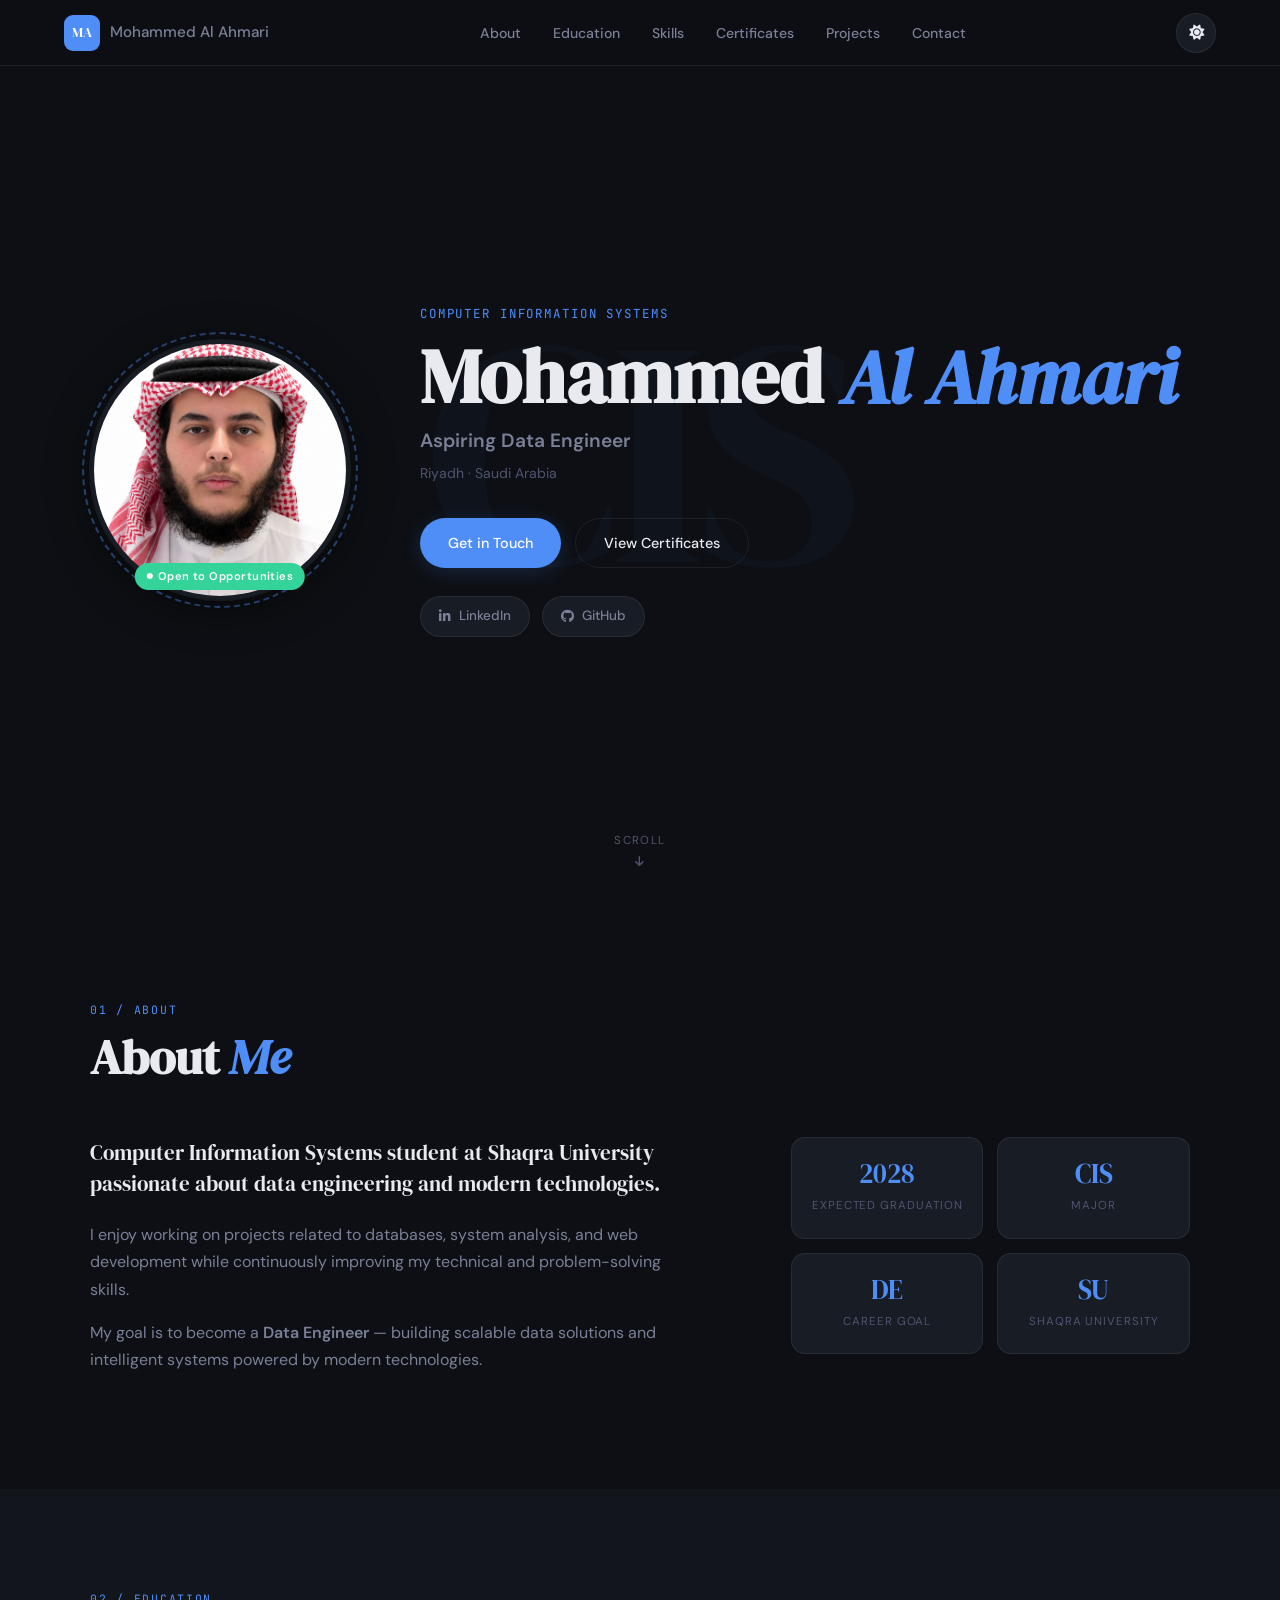
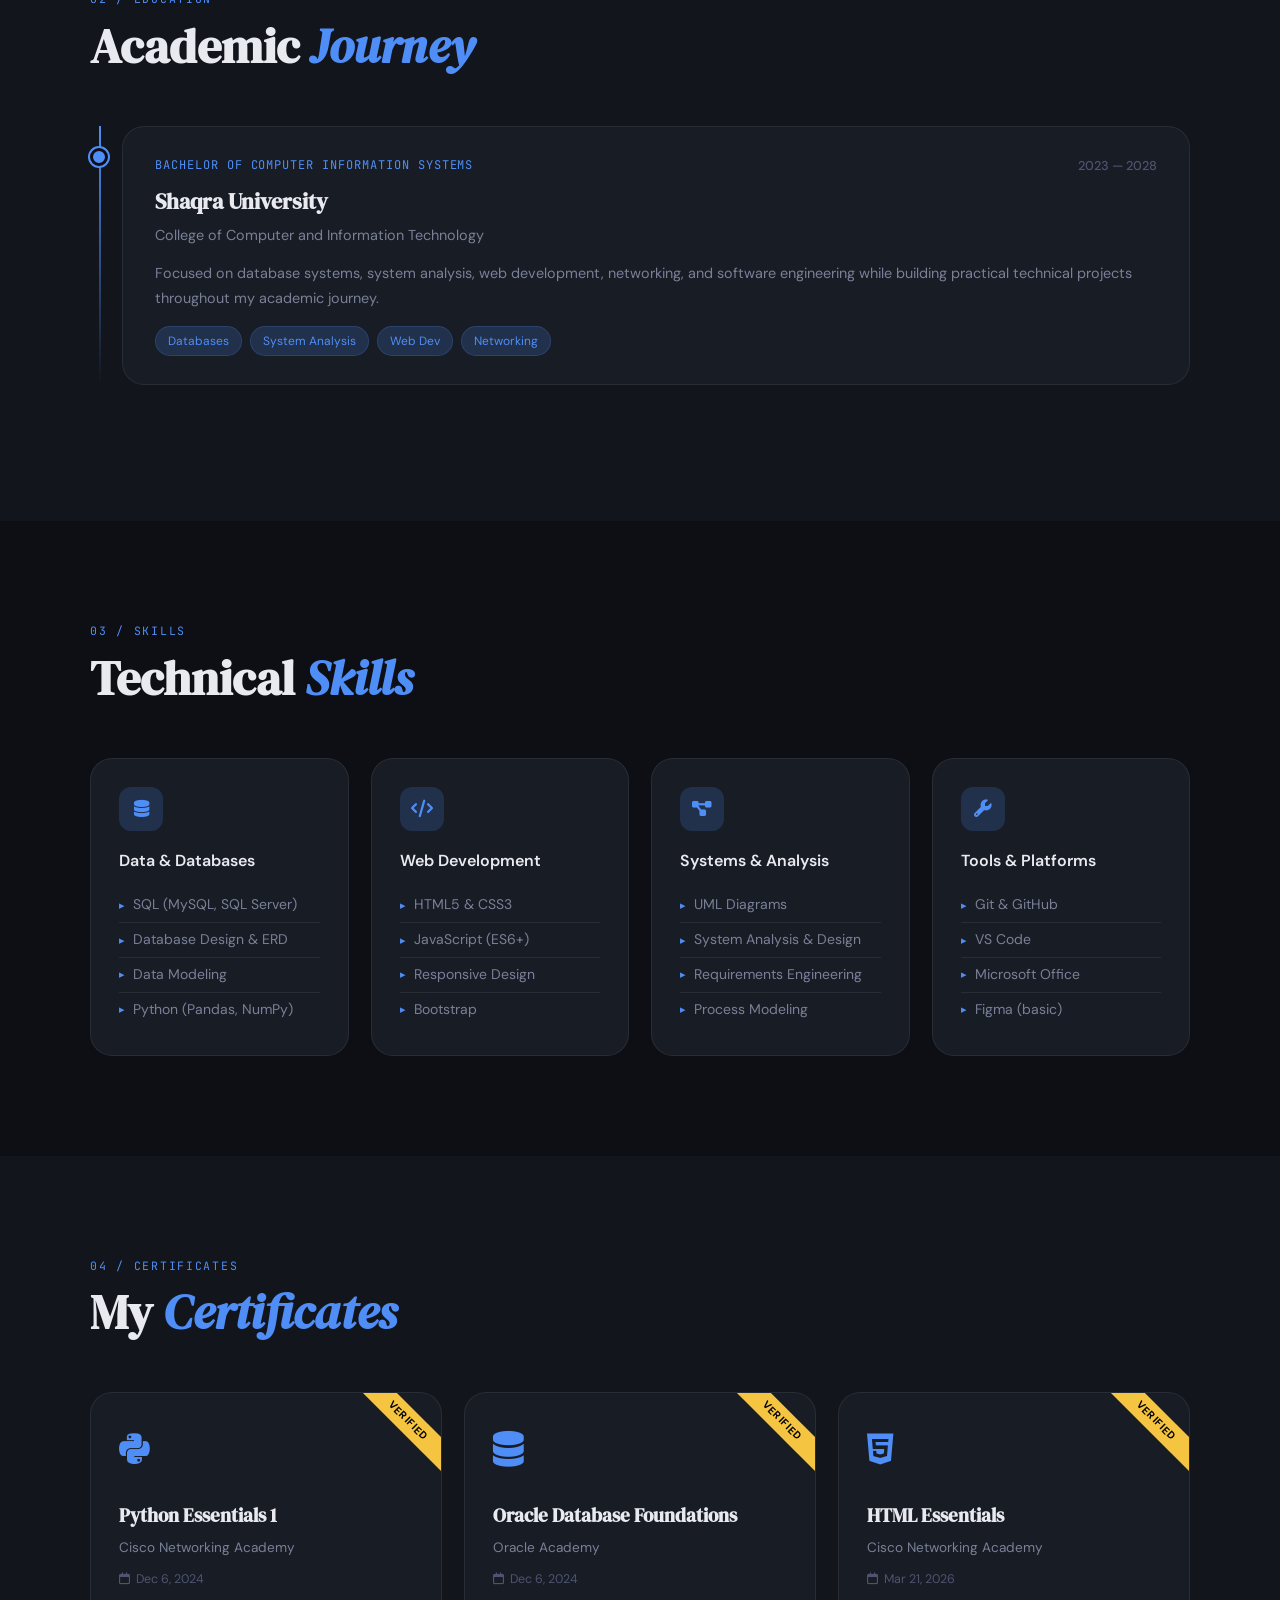
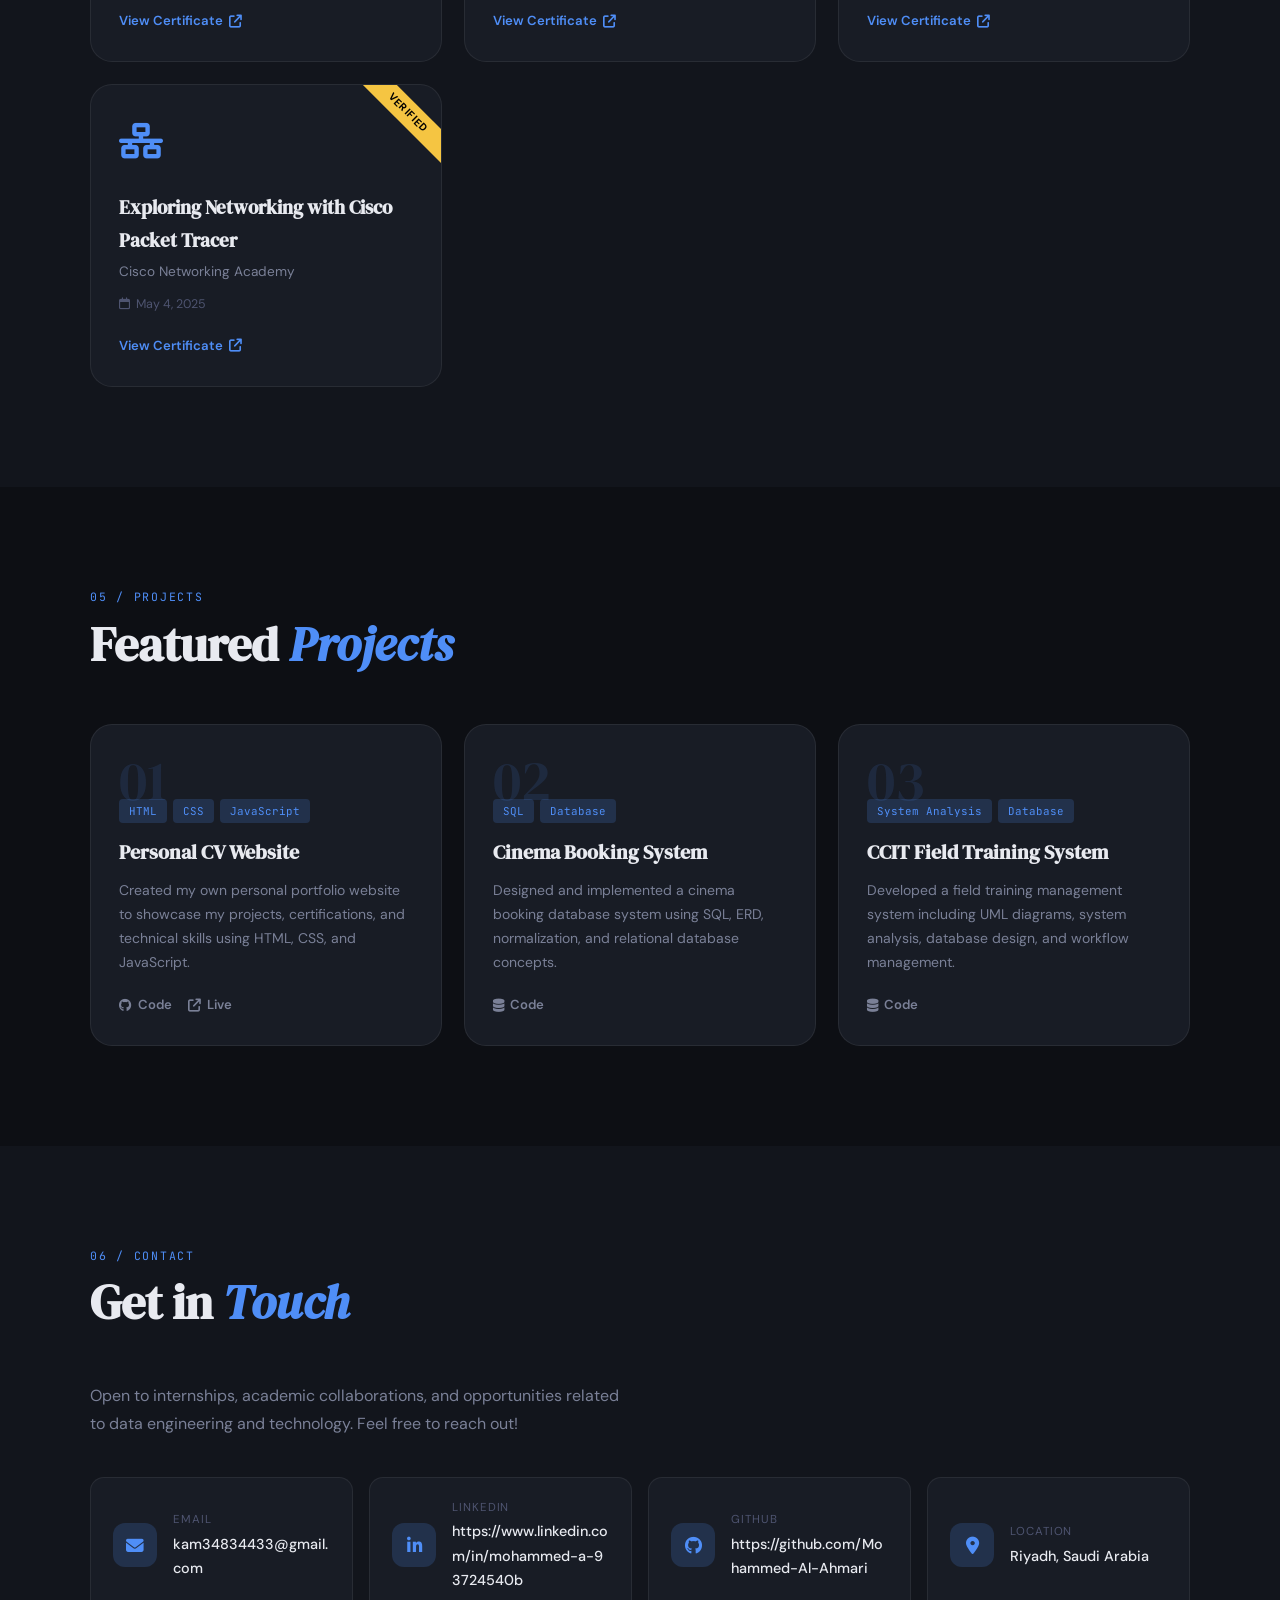
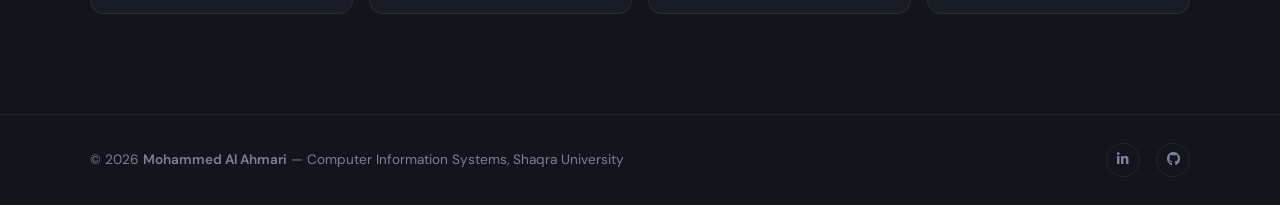
<file: index.html>
<!DOCTYPE html>
<html lang="en" data-theme="light">
<head>
  <meta charset="UTF-8" />
  <meta name="viewport" content="width=device-width, initial-scale=1.0" />
  <title>CV — Computer Information Systems Student</title>
  <link rel="stylesheet" href="style.css" />
  <link rel="preconnect" href="https://fonts.googleapis.com" />
  <link rel="preconnect" href="https://fonts.gstatic.com" crossorigin />
  <link href="https://fonts.googleapis.com/css2?family=DM+Serif+Display:ital@0;1&family=DM+Sans:wght@300;400;500;600&family=JetBrains+Mono:wght@400;500&display=swap" rel="stylesheet" />
  <link rel="stylesheet" href="https://cdnjs.cloudflare.com/ajax/libs/font-awesome/6.5.0/css/all.min.css" />
</head>
<body>

  <!-- ── NAVIGATION ── -->
  <nav class="nav" id="navbar">
    <div class="nav__logo">
      <span class="nav__initials">MA</span>
      <span class="nav__name">Mohammed Al Ahmari</span>
    </div>
    <ul class="nav__links">
      <li><a href="#about">About</a></li>
      <li><a href="#education">Education</a></li>
      <li><a href="#skills">Skills</a></li>
      <li><a href="#certificates">Certificates</a></li>
      <li><a href="#projects">Projects</a></li>
      <li><a href="#contact">Contact</a></li>
    </ul>
    <button class="theme-toggle" id="themeToggle" aria-label="Toggle theme">
      <span class="theme-toggle__icon" id="themeIcon">
        <i class="fa-solid fa-sun"></i>
      </span>
    </button>
    <button class="nav__hamburger" id="hamburger" aria-label="Menu">
      <span></span><span></span><span></span>
    </button>
  </nav>

  <!-- ── HERO ── -->
  <header class="hero" id="home">
    <div class="hero__bg-text">CIS</div>
    <div class="hero__content">
      <div class="hero__photo-wrap">
        <div class="hero__photo-ring"></div>
        <img
          src="profile.jpeg"
          alt="Profile Photo"
          class="hero__photo"
          onerror="this.src='https://ui-avatars.com/api/?name=Your+Name&size=300&background=4f8ef7&color=fff&bold=true&font-size=0.4'"
        />
        <span class="hero__status">Open to Opportunities</span>
      </div>
      <div class="hero__text">
        <p class="hero__tag">Computer Information Systems</p>
       <h1 class="hero__name">Mohammed <em>Al Ahmari</em></h1>
        <p class="hero__role">Aspiring Data Engineer</p>
        <p class="hero__sub">Riyadh · Saudi Arabia</p>
        <div class="hero__actions">
          <a href="#contact" class="btn btn--primary">Get in Touch</a>
          <a href="#certificates" class="btn btn--ghost">View Certificates</a>
        </div>
        <div class="hero__socials">
          <a href="https://www.linkedin.com/in/mohammed-a-93724540b" target="_blank" class="social-pill" aria-label="LinkedIn">
            <i class="fa-brands fa-linkedin-in"></i> LinkedIn
          </a>
          <a href="https://github.com/Mohammed-Al-Ahmari" target="_blank" class="social-pill" aria-label="GitHub">
            <i class="fa-brands fa-github"></i> GitHub
          </a>
        </div>
      </div>
    </div>
    <div class="hero__scroll-hint">
      <span>Scroll</span>
      <i class="fa-solid fa-arrow-down"></i>
    </div>
  </header>

  <main>

    <!-- ── ABOUT ── -->
    <section class="section" id="about">
      <div class="container">
        <div class="section__label">01 / About</div>
        <h2 class="section__title">About <em>Me</em></h2>
        <div class="about__grid">
          <div class="about__text">
           <p class="about__lead">
    Computer Information Systems student at Shaqra University passionate about data engineering and modern technologies.
</p>

<p>
    I enjoy working on projects related to databases, system analysis,
    and web development while continuously improving my technical
    and problem-solving skills.
</p>

<p>
    My goal is to become a <strong>Data Engineer</strong> —
    building scalable data solutions and intelligent systems
    powered by modern technologies.
</p>
          </div>
          <div class="about__stats">
            <div class="stat-card">
              <span class="stat-card__num">2028</span>
              <span class="stat-card__label">Expected Graduation</span>
            </div>
            <div class="stat-card">
              <span class="stat-card__num">CIS</span>
              <span class="stat-card__label">Major</span>
            </div>
            <div class="stat-card">
              <span class="stat-card__num">DE</span>
              <span class="stat-card__label">Career Goal</span>
            </div>
            <div class="stat-card">
              <span class="stat-card__num">SU</span>
              <span class="stat-card__label">Shaqra University</span>
            </div>
          </div>
        </div>
      </div>
    </section>

    <!-- ── EDUCATION ── -->
    <section class="section section--alt" id="education">
      <div class="container">
        <div class="section__label">02 / Education</div>
        <h2 class="section__title">Academic <em>Journey</em></h2>
        <div class="timeline">

          <div class="timeline__item reveal">
            <div class="timeline__dot"></div>
            <div class="timeline__card">
              <div class="timeline__header">
                <span class="timeline__degree">Bachelor of Computer Information Systems</span>
                <span class="timeline__year">2023 — 2028</span>
              </div>
              <h3 class="timeline__school">Shaqra University</h3>
              <p class="timeline__field">College of Computer and Information Technology</p>
              <p class="timeline__desc">
                Focused on database systems, system analysis, web development,
    networking, and software engineering while building practical
    technical projects throughout my academic journey.
              </p>
              <div class="timeline__tags">
                <span>Databases</span>
                <span>System Analysis</span>
                <span>Web Dev</span>
                <span>Networking</span>
              </div>
            </div>
          </div>

          

        </div>
      </div>
    </section>

    <!-- ── SKILLS ── -->
    <section class="section" id="skills">
      <div class="container">
        <div class="section__label">03 / Skills</div>
        <h2 class="section__title">Technical <em>Skills</em></h2>
        <div class="skills__grid">

          <div class="skill-group reveal">
            <div class="skill-group__icon"><i class="fa-solid fa-database"></i></div>
            <h3>Data & Databases</h3>
            <ul>
              <li>SQL (MySQL, SQL Server)</li>
              <li>Database Design & ERD</li>
              <li>Data Modeling</li>
              <li>Python (Pandas, NumPy)</li>
            </ul>
          </div>

          <div class="skill-group reveal">
            <div class="skill-group__icon"><i class="fa-solid fa-code"></i></div>
            <h3>Web Development</h3>
            <ul>
              <li>HTML5 &amp; CSS3</li>
              <li>JavaScript (ES6+)</li>
              <li>Responsive Design</li>
              <li>Bootstrap</li>
            </ul>
          </div>

          <div class="skill-group reveal">
            <div class="skill-group__icon"><i class="fa-solid fa-diagram-project"></i></div>
            <h3>Systems & Analysis</h3>
            <ul>
              <li>UML Diagrams</li>
              <li>System Analysis &amp; Design</li>
              <li>Requirements Engineering</li>
              <li>Process Modeling</li>
            </ul>
          </div>

          <div class="skill-group reveal">
            <div class="skill-group__icon"><i class="fa-solid fa-wrench"></i></div>
            <h3>Tools & Platforms</h3>
            <ul>
              <li>Git &amp; GitHub</li>
              <li>VS Code</li>
              <li>Microsoft Office</li>
              <li>Figma (basic)</li>
            </ul>
          </div>

        </div>
      </div>
    </section>

    <!-- ── CERTIFICATES ── -->
    <section class="section section--alt" id="certificates">
      <div class="container">
        <div class="section__label">04 / Certificates</div>
        <h2 class="section__title">My <em>Certificates</em></h2>
        <div class="cert__grid">

          <div class="cert-card reveal">
            <div class="cert-card__ribbon">Verified</div>
            <div class="cert-card__icon"><i class="fa-brands fa-python"></i></div>
            <h3 class="cert-card__title">Python Essentials 1</h3>
            <p class="cert-card__issuer">Cisco Networking Academy</p>
            <p class="cert-card__date"><i class="fa-regular fa-calendar"></i> Dec 6, 2024</p>
            <a href="python (2).pdf" class="cert-card__link" target="_blank">View Certificate <i class="fa-solid fa-arrow-up-right-from-square"></i></a>
          </div>

          <div class="cert-card reveal">
            <div class="cert-card__ribbon">Verified</div>
            <div class="cert-card__icon"><i class="fa-solid fa-database"></i></div>
            <h3 class="cert-card__title">Oracle Database Foundations</h3>
            <p class="cert-card__issuer">Oracle Academy</p>
            <p class="cert-card__date"><i class="fa-regular fa-calendar"></i> Dec 6, 2024</p>
            <a href="oracle (2).pdf" class="cert-card__link" target="_blank">View Certificate <i class="fa-solid fa-arrow-up-right-from-square"></i></a>
          </div>

          <div class="cert-card reveal">
            <div class="cert-card__ribbon">Verified</div>
            <div class="cert-card__icon"><i class="fa-brands fa-html5"></i></div>
            <h3 class="cert-card__title">HTML Essentials</h3>
            <p class="cert-card__issuer">Cisco Networking Academy</p>
            <p class="cert-card__date"><i class="fa-regular fa-calendar"></i> Mar 21, 2026</p>
            <a href="html.pdf" class="cert-card__link" target="_blank">View Certificate <i class="fa-solid fa-arrow-up-right-from-square"></i></a>
          </div>
          <div class="cert-card reveal">
    <div class="cert-card__ribbon">Verified</div>
    <div class="cert-card__icon"><i class="fa-solid fa-network-wired"></i></div>

    <h3 class="cert-card__title">
        Exploring Networking with Cisco Packet Tracer
    </h3>

    <p class="cert-card__issuer">
        Cisco Networking Academy
    </p>

    <p class="cert-card__date">
        <i class="fa-regular fa-calendar"></i> May 4, 2025
    </p>

    <a href="networking.pdf"
       class="cert-card__link"
       target="_blank">
       View Certificate
       <i class="fa-solid fa-arrow-up-right-from-square"></i>
    </a>
</div>

        </div>
      </div>
    </section>

    <!-- ── PROJECTS ── -->
    <section class="section" id="projects">
      <div class="container">
        <div class="section__label">05 / Projects</div>
        <h2 class="section__title">Featured <em>Projects</em></h2>
        <div class="projects__grid">

          <article class="project-card reveal">
            <div class="project-card__num">01</div>
            <div class="project-card__body">
              <div class="project-card__tags">
                <span>HTML</span><span>CSS</span><span>JavaScript</span>
              </div>
              <h3 class="project-card__title">Personal CV Website</h3>
              <p class="project-card__desc">
                Created my own personal portfolio website to showcase my projects,
certifications, and technical skills using HTML, CSS, and JavaScript.
              </p>
              <div class="project-card__links">
                <a href="https://github.com/Mohammed-Al-Ahmari/Mohammed-Al-Ahmari-CV" target="_blank"><i class="fa-brands fa-github"></i> Code</a>
                <a href="https://mohammed-al-ahmari.github.io/Mohammed-Al-Ahmari-CV/" target="_blank"><i class="fa-solid fa-arrow-up-right-from-square"></i> Live</a>
              </div>
            </div>
          </article>

          <article class="project-card reveal">
            <div class="project-card__num">02</div>
            <div class="project-card__body">
              <div class="project-card__tags">
                <span>SQL</span><span>Database</span>
              </div>
              <h3 class="project-card__title">Cinema Booking System</h3>
              <p class="project-card__desc">
Designed and implemented a cinema booking database system using SQL, ERD, normalization, and relational database concepts.
</p>
              <div class="project-card__links">
                <a href="Cinema_Booking System Project_.sql" target="_blank"><i class="fa-solid fa-database"></i> Code</a>
              </div>
            </div>
          </article>

          <article class="project-card reveal">
            <div class="project-card__num">03</div>
            <div class="project-card__body">
              <div class="project-card__tags">
                <span>System Analysis</span><span>Database</span>
              </div>
              <h3 class="project-card__title">CCIT Field Training System</h3>
              <p class="project-card__desc">
Developed a field training management system including UML diagrams, system analysis, database design, and workflow management.
</p>
              <div class="project-card__links">
                <a href="CCIT.sql" target="_blank"><i class="fa-solid fa-database"></i> Code</a>
              </div>
            </div>
          </article>

        </div>
      </div>
    </section>

    <!-- ── CONTACT ── -->
    <section class="section section--alt" id="contact">
      <div class="container">
        <div class="section__label">06 / Contact</div>
        <h2 class="section__title">Get in <em>Touch</em></h2>
        <p class="contact__intro">
          Open to internships, academic collaborations, and opportunities related to data engineering and technology. Feel free to reach out!
        </p>
        <div class="contact__grid">

          <a href="mailto:kam34834433@gmail.com" class="contact-card reveal">
            <div class="contact-card__icon"><i class="fa-solid fa-envelope"></i></div>
            <div>
              <p class="contact-card__label">Email</p>
              <p class="contact-card__val">kam34834433@gmail.com</p>
            </div>
          </a>

          <a href="https://www.linkedin.com/in/mohammed-a-93724540b" target="_blank" class="contact-card reveal">
            <div class="contact-card__icon"><i class="fa-brands fa-linkedin-in"></i></div>
            <div>
              <p class="contact-card__label">LinkedIn</p>
              <p class="contact-card__val">https://www.linkedin.com/in/mohammed-a-93724540b</p>
            </div>
          </a>

          <a href="https://github.com/Mohammed-Al-Ahmari" target="_blank" class="contact-card reveal">
            <div class="contact-card__icon"><i class="fa-brands fa-github"></i></div>
            <div>
              <p class="contact-card__label">GitHub</p>
              <p class="contact-card__val">https://github.com/Mohammed-Al-Ahmari</p>
            </div>
          </a>

          <div class="contact-card reveal">
            <div class="contact-card__icon"><i class="fa-solid fa-location-dot"></i></div>
            <div>
              <p class="contact-card__label">Location</p>
              <p class="contact-card__val">Riyadh, Saudi Arabia</p>
            </div>
          </div>

        </div>
      </div>
    </section>

  </main>

  <!-- ── FOOTER ── -->
  <footer class="footer">
    <div class="container footer__inner">
      <p>© 2025 <strong>Mohammed Al Ahmari</strong> — Computer Information Systems, Shaqra University</p>
      <div class="footer__links">
        <a href="https://www.linkedin.com/in/mohammed-a-93724540b" target="_blank" aria-label="LinkedIn"><i class="fa-brands fa-linkedin-in"></i></a>
        <a href="https://github.com/Mohammed-Al-Ahmari" target="_blank" aria-label="GitHub"><i class="fa-brands fa-github"></i></a>
      </div>
    </div>
  </footer>

  <!-- ── Back to top ── -->
  <button class="back-top" id="backTop" aria-label="Back to top">
    <i class="fa-solid fa-arrow-up"></i>
  </button>

  <script src="script.js"></script>
</body>
</html>
</file>
<file: style.css>
/* ════════════════════════════════════════════
   style.css  —  Personal CV Website
   Fonts: DM Serif Display + DM Sans + JetBrains Mono
   ════════════════════════════════════════════ */

/* ── CSS CUSTOM PROPERTIES (THEMES) ── */
:root {
  /* Dark theme (default) */
  --bg:           #0d0f14;
  --bg-alt:       #12151c;
  --bg-card:      #181c25;
  --bg-card-hover:#1e2330;
  --border:       rgba(255,255,255,0.07);
  --text:         #e8eaf0;
  --text-muted:   #7a8097;
  --text-sub:     #4e5470;
  --accent:       #4f8ef7;
  --accent-glow:  rgba(79,142,247,0.18);
  --accent-2:     #a78bfa;
  --gold:         #f5c542;
  --success:      #34d399;
  --nav-bg:       rgba(13,15,20,0.85);
  --shadow:       0 8px 40px rgba(0,0,0,0.5);
  --shadow-card:  0 4px 24px rgba(0,0,0,0.4);
  --radius:       14px;
  --radius-lg:    22px;
  --transition:   0.3s cubic-bezier(0.4,0,0.2,1);
}

[data-theme="light"] {
  --bg:           #f4f6fb;
  --bg-alt:       #eef0f7;
  --bg-card:      #ffffff;
  --bg-card-hover:#f0f4ff;
  --border:       rgba(0,0,0,0.08);
  --text:         #1a1d2e;
  --text-muted:   #5a607a;
  --text-sub:     #9099b5;
  --accent:       #2f6de0;
  --accent-glow:  rgba(47,109,224,0.12);
  --accent-2:     #7c3aed;
  --gold:         #d4a017;
  --success:      #059669;
  --nav-bg:       rgba(244,246,251,0.9);
  --shadow:       0 8px 40px rgba(0,0,0,0.1);
  --shadow-card:  0 4px 24px rgba(0,0,0,0.08);
}

/* ── RESET & BASE ── */
*, *::before, *::after { box-sizing: border-box; margin: 0; padding: 0; }

html {
  scroll-behavior: smooth;
  font-size: 16px;
}

body {
  font-family: 'DM Sans', sans-serif;
  background: var(--bg);
  color: var(--text);
  line-height: 1.7;
  transition: background var(--transition), color var(--transition);
  overflow-x: hidden;
}

a { text-decoration: none; color: inherit; }
ul { list-style: none; }
img { display: block; max-width: 100%; }
em { font-style: italic; color: var(--accent); font-family: 'DM Serif Display', serif; }
strong { font-weight: 600; }

/* ── SCROLLBAR ── */
::-webkit-scrollbar { width: 5px; }
::-webkit-scrollbar-track { background: var(--bg); }
::-webkit-scrollbar-thumb { background: var(--accent); border-radius: 4px; }

/* ── CONTAINER ── */
.container {
  width: min(1100px, 92vw);
  margin-inline: auto;
}

/* ── SECTION BASE ── */
.section {
  padding: 100px 0;
  position: relative;
}
.section--alt { background: var(--bg-alt); }

.section__label {
  font-family: 'JetBrains Mono', monospace;
  font-size: 0.72rem;
  letter-spacing: 0.15em;
  color: var(--accent);
  text-transform: uppercase;
  margin-bottom: 10px;
}

.section__title {
  font-family: 'DM Serif Display', serif;
  font-size: clamp(2rem, 4vw, 3rem);
  line-height: 1.15;
  margin-bottom: 52px;
  color: var(--text);
}

/* ── BUTTONS ── */
.btn {
  display: inline-flex;
  align-items: center;
  gap: 8px;
  padding: 12px 28px;
  border-radius: 50px;
  font-size: 0.9rem;
  font-weight: 500;
  cursor: pointer;
  transition: all var(--transition);
  border: none;
}

.btn--primary {
  background: var(--accent);
  color: #fff;
  box-shadow: 0 4px 20px var(--accent-glow);
}
.btn--primary:hover {
  transform: translateY(-2px);
  box-shadow: 0 8px 30px var(--accent-glow);
  filter: brightness(1.1);
}

.btn--ghost {
  background: transparent;
  color: var(--text);
  border: 1.5px solid var(--border);
}
.btn--ghost:hover {
  background: var(--bg-card);
  border-color: var(--accent);
  color: var(--accent);
  transform: translateY(-2px);
}

/* ════════════════════════════════════════════
   NAVIGATION
   ════════════════════════════════════════════ */
.nav {
  position: fixed;
  top: 0; left: 0; right: 0;
  z-index: 1000;
  display: flex;
  align-items: center;
  justify-content: space-between;
  padding: 0 5vw;
  height: 66px;
  background: var(--nav-bg);
  backdrop-filter: blur(18px);
  border-bottom: 1px solid var(--border);
  transition: all var(--transition);
}

.nav.scrolled {
  height: 56px;
  box-shadow: var(--shadow);
}

.nav__logo {
  display: flex;
  align-items: center;
  gap: 10px;
}

.nav__initials {
  width: 36px; height: 36px;
  border-radius: 9px;
  background: var(--accent);
  color: #fff;
  display: grid;
  place-items: center;
  font-family: 'DM Serif Display', serif;
  font-size: 0.9rem;
}

.nav__name {
  font-weight: 500;
  font-size: 0.95rem;
  color: var(--text-muted);
}

.nav__links {
  display: flex;
  gap: 32px;
}

.nav__links a {
  font-size: 0.88rem;
  font-weight: 500;
  color: var(--text-muted);
  position: relative;
  transition: color var(--transition);
}
.nav__links a::after {
  content: '';
  position: absolute;
  bottom: -3px; left: 0;
  width: 0; height: 2px;
  background: var(--accent);
  border-radius: 2px;
  transition: width var(--transition);
}
.nav__links a:hover,
.nav__links a.active {
  color: var(--accent);
}
.nav__links a:hover::after,
.nav__links a.active::after {
  width: 100%;
}

/* Theme toggle */
.theme-toggle {
  width: 40px; height: 40px;
  border-radius: 50%;
  border: 1.5px solid var(--border);
  background: var(--bg-card);
  color: var(--text);
  cursor: pointer;
  display: grid;
  place-items: center;
  font-size: 0.95rem;
  transition: all var(--transition);
}
.theme-toggle:hover {
  border-color: var(--accent);
  color: var(--accent);
  transform: rotate(20deg);
}

/* Hamburger */
.nav__hamburger {
  display: none;
  flex-direction: column;
  gap: 5px;
  background: none;
  border: none;
  cursor: pointer;
  padding: 4px;
}
.nav__hamburger span {
  display: block;
  width: 24px; height: 2px;
  background: var(--text);
  border-radius: 2px;
  transition: all var(--transition);
}

/* Mobile menu */
@media (max-width: 768px) {
  .nav__hamburger { display: flex; }
  .nav__links {
    position: fixed;
    top: 66px; left: 0; right: 0;
    flex-direction: column;
    background: var(--bg-alt);
    padding: 24px;
    gap: 18px;
    border-bottom: 1px solid var(--border);
    transform: translateY(-110%);
    transition: transform var(--transition);
    z-index: 999;
  }
  .nav__links.open { transform: translateY(0); }
  .nav__links a { font-size: 1rem; }
}

/* ════════════════════════════════════════════
   HERO
   ════════════════════════════════════════════ */
.hero {
  min-height: 100vh;
  display: flex;
  align-items: center;
  justify-content: center;
  position: relative;
  overflow: hidden;
  padding: 100px 5vw 60px;
  background: var(--bg);
}

/* Giant background text */
.hero__bg-text {
  position: absolute;
  top: 50%; left: 50%;
  transform: translate(-50%, -50%);
  font-family: 'DM Serif Display', serif;
  font-size: clamp(180px, 25vw, 320px);
  color: var(--accent);
  opacity: 0.03;
  user-select: none;
  pointer-events: none;
  white-space: nowrap;
  letter-spacing: -0.03em;
}

.hero__content {
  display: flex;
  align-items: center;
  gap: 70px;
  max-width: 1100px;
  width: 100%;
  z-index: 1;
}

/* Photo */
.hero__photo-wrap {
  position: relative;
  flex-shrink: 0;
}

.hero__photo-ring {
  position: absolute;
  inset: -8px;
  border-radius: 50%;
  border: 2px dashed var(--accent);
  opacity: 0.4;
  animation: spin 20s linear infinite;
}

@keyframes spin { to { transform: rotate(360deg); } }

.hero__photo {
  width: clamp(180px, 22vw, 260px);
  height: clamp(180px, 22vw, 260px);
  border-radius: 50%;
  object-fit: cover;
  border: 4px solid var(--bg-card);
  box-shadow: 0 0 0 1px var(--border), var(--shadow);
  animation: float 5s ease-in-out infinite;
}

@keyframes float {
  0%, 100% { transform: translateY(0); }
  50%       { transform: translateY(-10px); }
}

.hero__status {
  position: absolute;
  bottom: 10px;
  left: 50%;
  transform: translateX(-50%);
  white-space: nowrap;
  background: var(--success);
  color: #fff;
  font-size: 0.7rem;
  font-weight: 600;
  padding: 4px 12px;
  border-radius: 20px;
  display: flex;
  align-items: center;
  gap: 5px;
  letter-spacing: 0.04em;
}
.hero__status::before {
  content: '';
  width: 6px; height: 6px;
  background: #fff;
  border-radius: 50%;
  animation: pulse-dot 1.5s infinite;
}
@keyframes pulse-dot {
  0%, 100% { opacity: 1; }
  50%       { opacity: 0.3; }
}

/* Hero text */
.hero__tag {
  font-family: 'JetBrains Mono', monospace;
  font-size: 0.78rem;
  letter-spacing: 0.15em;
  color: var(--accent);
  text-transform: uppercase;
  margin-bottom: 12px;
}

.hero__name {
  font-family: 'DM Serif Display', serif;
  font-size: clamp(2.8rem, 6vw, 5rem);
  line-height: 1.05;
  margin-bottom: 8px;
  animation: fadeUp 0.8s ease both;
}

.hero__role {
  font-size: 1.2rem;
  font-weight: 600;
  color: var(--text-muted);
  margin-bottom: 4px;
  animation: fadeUp 0.9s ease both;
}

.hero__sub {
  font-size: 0.88rem;
  color: var(--text-sub);
  margin-bottom: 32px;
  animation: fadeUp 1s ease both;
}

.hero__actions {
  display: flex;
  gap: 14px;
  flex-wrap: wrap;
  margin-bottom: 28px;
  animation: fadeUp 1.1s ease both;
}

.hero__socials {
  display: flex;
  gap: 12px;
  flex-wrap: wrap;
  animation: fadeUp 1.2s ease both;
}

.social-pill {
  display: inline-flex;
  align-items: center;
  gap: 8px;
  padding: 8px 18px;
  border-radius: 50px;
  border: 1.5px solid var(--border);
  font-size: 0.84rem;
  font-weight: 500;
  color: var(--text-muted);
  transition: all var(--transition);
  background: var(--bg-card);
}
.social-pill:hover {
  border-color: var(--accent);
  color: var(--accent);
  transform: translateY(-2px);
}

@keyframes fadeUp {
  from { opacity: 0; transform: translateY(24px); }
  to   { opacity: 1; transform: translateY(0); }
}

/* Scroll hint */
.hero__scroll-hint {
  position: absolute;
  bottom: 32px;
  left: 50%;
  transform: translateX(-50%);
  display: flex;
  flex-direction: column;
  align-items: center;
  gap: 6px;
  font-size: 0.72rem;
  letter-spacing: 0.12em;
  color: var(--text-sub);
  text-transform: uppercase;
  animation: bounce 2s ease-in-out infinite;
}
@keyframes bounce {
  0%, 100% { transform: translateX(-50%) translateY(0); }
  50%       { transform: translateX(-50%) translateY(-6px); }
}

/* ════════════════════════════════════════════
   ABOUT
   ════════════════════════════════════════════ */
.about__grid {
  display: grid;
  grid-template-columns: 1fr auto;
  gap: 60px;
  align-items: start;
}

.about__text p {
  color: var(--text-muted);
  margin-bottom: 16px;
  font-size: 1rem;
  max-width: 600px;
}

.about__lead {
  font-family: 'DM Serif Display', serif;
  font-size: 1.3rem !important;
  color: var(--text) !important;
  line-height: 1.5;
  margin-bottom: 22px !important;
}

.about__stats {
  display: grid;
  grid-template-columns: 1fr 1fr;
  gap: 14px;
  flex-shrink: 0;
}

.stat-card {
  background: var(--bg-card);
  border: 1px solid var(--border);
  border-radius: var(--radius);
  padding: 20px;
  text-align: center;
  transition: all var(--transition);
}
.stat-card:hover {
  border-color: var(--accent);
  transform: translateY(-3px);
  box-shadow: var(--shadow-card);
}

.stat-card__num {
  display: block;
  font-family: 'DM Serif Display', serif;
  font-size: 1.7rem;
  color: var(--accent);
  line-height: 1.2;
}

.stat-card__label {
  font-size: 0.72rem;
  color: var(--text-sub);
  text-transform: uppercase;
  letter-spacing: 0.08em;
}

/* ════════════════════════════════════════════
   EDUCATION TIMELINE
   ════════════════════════════════════════════ */
.timeline {
  position: relative;
  padding-left: 32px;
}
.timeline::before {
  content: '';
  position: absolute;
  left: 9px; top: 0; bottom: 0;
  width: 2px;
  background: linear-gradient(to bottom, var(--accent), transparent);
}

.timeline__item {
  position: relative;
  margin-bottom: 36px;
}

.timeline__dot {
  position: absolute;
  left: -32px; top: 22px;
  width: 18px; height: 18px;
  border-radius: 50%;
  background: var(--accent);
  border: 3px solid var(--bg);
  box-shadow: 0 0 0 2px var(--accent);
}

.timeline__card {
  background: var(--bg-card);
  border: 1px solid var(--border);
  border-radius: var(--radius-lg);
  padding: 28px 32px;
  transition: all var(--transition);
}
.timeline__card:hover {
  border-color: var(--accent);
  box-shadow: var(--shadow-card);
  transform: translateX(4px);
}

.timeline__header {
  display: flex;
  justify-content: space-between;
  align-items: center;
  flex-wrap: wrap;
  gap: 8px;
  margin-bottom: 6px;
}

.timeline__degree {
  font-family: 'JetBrains Mono', monospace;
  font-size: 0.75rem;
  color: var(--accent);
  letter-spacing: 0.08em;
  text-transform: uppercase;
}

.timeline__year {
  font-size: 0.8rem;
  color: var(--text-sub);
  font-weight: 500;
}

.timeline__school {
  font-family: 'DM Serif Display', serif;
  font-size: 1.4rem;
  margin-bottom: 2px;
}

.timeline__field {
  color: var(--text-muted);
  font-size: 0.9rem;
  margin-bottom: 14px;
}

.timeline__desc {
  color: var(--text-muted);
  font-size: 0.9rem;
  margin-bottom: 16px;
}

.timeline__tags {
  display: flex;
  flex-wrap: wrap;
  gap: 8px;
}
.timeline__tags span {
  font-size: 0.75rem;
  padding: 4px 12px;
  border-radius: 20px;
  background: var(--accent-glow);
  color: var(--accent);
  border: 1px solid rgba(79,142,247,0.2);
}

/* ════════════════════════════════════════════
   SKILLS
   ════════════════════════════════════════════ */
.skills__grid {
  display: grid;
  grid-template-columns: repeat(auto-fit, minmax(230px, 1fr));
  gap: 22px;
}

.skill-group {
  background: var(--bg-card);
  border: 1px solid var(--border);
  border-radius: var(--radius-lg);
  padding: 28px;
  transition: all var(--transition);
  position: relative;
  overflow: hidden;
}
.skill-group::before {
  content: '';
  position: absolute;
  top: 0; left: 0; right: 0;
  height: 3px;
  background: linear-gradient(90deg, var(--accent), var(--accent-2));
  transform: scaleX(0);
  transition: transform var(--transition);
  transform-origin: left;
}
.skill-group:hover {
  border-color: var(--accent);
  transform: translateY(-4px);
  box-shadow: var(--shadow-card);
}
.skill-group:hover::before { transform: scaleX(1); }

.skill-group__icon {
  width: 44px; height: 44px;
  border-radius: 12px;
  background: var(--accent-glow);
  color: var(--accent);
  display: grid;
  place-items: center;
  font-size: 1.1rem;
  margin-bottom: 16px;
}

.skill-group h3 {
  font-size: 1rem;
  font-weight: 600;
  margin-bottom: 14px;
}

.skill-group ul li {
  font-size: 0.875rem;
  color: var(--text-muted);
  padding: 5px 0;
  border-bottom: 1px solid var(--border);
  display: flex;
  align-items: center;
  gap: 8px;
}
.skill-group ul li::before {
  content: '▸';
  color: var(--accent);
  font-size: 0.7rem;
}
.skill-group ul li:last-child { border-bottom: none; }

/* ════════════════════════════════════════════
   CERTIFICATES
   ════════════════════════════════════════════ */
.cert__grid {
  display: grid;
  grid-template-columns: repeat(auto-fit, minmax(270px, 1fr));
  gap: 22px;
}

.cert-card {
  background: var(--bg-card);
  border: 1px solid var(--border);
  border-radius: var(--radius-lg);
  padding: 28px;
  position: relative;
  overflow: hidden;
  transition: all var(--transition);
}
.cert-card:hover {
  border-color: var(--gold);
  transform: translateY(-4px);
  box-shadow: 0 8px 32px rgba(245,197,66,0.1);
}

.cert-card__ribbon {
  position: absolute;
  top: 16px; right: -28px;
  background: var(--gold);
  color: #000;
  font-size: 0.65rem;
  font-weight: 700;
  padding: 3px 36px;
  transform: rotate(45deg);
  letter-spacing: 0.06em;
  text-transform: uppercase;
}

.cert-card__icon {
  font-size: 2.2rem;
  color: var(--accent);
  margin-bottom: 18px;
}

.cert-card__title {
  font-family: 'DM Serif Display', serif;
  font-size: 1.2rem;
  margin-bottom: 4px;
}

.cert-card__issuer {
  font-size: 0.85rem;
  color: var(--text-muted);
  margin-bottom: 10px;
}

.cert-card__date {
  font-size: 0.78rem;
  color: var(--text-sub);
  margin-bottom: 16px;
  display: flex;
  align-items: center;
  gap: 6px;
}

.cert-card__link {
  font-size: 0.82rem;
  font-weight: 600;
  color: var(--accent);
  display: inline-flex;
  align-items: center;
  gap: 6px;
  transition: gap var(--transition);
}
.cert-card__link:hover { gap: 10px; }

/* ════════════════════════════════════════════
   PROJECTS
   ════════════════════════════════════════════ */
.projects__grid {
  display: grid;
  grid-template-columns: repeat(auto-fit, minmax(300px, 1fr));
  gap: 22px;
}

.project-card {
  background: var(--bg-card);
  border: 1px solid var(--border);
  border-radius: var(--radius-lg);
  padding: 28px;
  transition: all var(--transition);
  position: relative;
  overflow: hidden;
  display: flex;
  flex-direction: column;
}
.project-card::after {
  content: '';
  position: absolute;
  inset: 0;
  background: linear-gradient(135deg, var(--accent-glow), transparent);
  opacity: 0;
  transition: opacity var(--transition);
}
.project-card:hover {
  border-color: var(--accent);
  transform: translateY(-5px);
  box-shadow: var(--shadow-card);
}
.project-card:hover::after { opacity: 1; }

.project-card__num {
  font-family: 'DM Serif Display', serif;
  font-size: 3.5rem;
  color: var(--accent);
  opacity: 0.12;
  line-height: 1;
  margin-bottom: -10px;
  position: relative;
  z-index: 1;
}

.project-card__body { position: relative; z-index: 1; }

.project-card__tags {
  display: flex;
  flex-wrap: wrap;
  gap: 6px;
  margin-bottom: 12px;
}
.project-card__tags span {
  font-family: 'JetBrains Mono', monospace;
  font-size: 0.68rem;
  padding: 3px 10px;
  border-radius: 4px;
  background: var(--accent-glow);
  color: var(--accent);
}

.project-card__title {
  font-family: 'DM Serif Display', serif;
  font-size: 1.25rem;
  margin-bottom: 10px;
}

.project-card__desc {
  font-size: 0.875rem;
  color: var(--text-muted);
  margin-bottom: 20px;
  flex: 1;
}

.project-card__links {
  display: flex;
  gap: 16px;
}
.project-card__links a {
  font-size: 0.82rem;
  font-weight: 600;
  color: var(--text-muted);
  display: inline-flex;
  align-items: center;
  gap: 6px;
  transition: color var(--transition);
}
.project-card__links a:hover { color: var(--accent); }

/* ════════════════════════════════════════════
   CONTACT
   ════════════════════════════════════════════ */
.contact__intro {
  max-width: 540px;
  color: var(--text-muted);
  margin-bottom: 40px;
  font-size: 1rem;
}

.contact__grid {
  display: grid;
  grid-template-columns: repeat(auto-fit, minmax(230px, 1fr));
  gap: 16px;
}

.contact-card {
  display: flex;
  align-items: center;
  gap: 16px;
  background: var(--bg-card);
  border: 1px solid var(--border);
  border-radius: var(--radius);
  padding: 20px 22px;
  transition: all var(--transition);
  cursor: pointer;
}
.contact-card:hover {
  border-color: var(--accent);
  transform: translateY(-3px);
  box-shadow: var(--shadow-card);
}

.contact-card__icon {
  width: 44px; height: 44px;
  border-radius: 12px;
  background: var(--accent-glow);
  color: var(--accent);
  display: grid;
  place-items: center;
  font-size: 1.1rem;
  flex-shrink: 0;
  transition: background var(--transition);
}
.contact-card:hover .contact-card__icon { background: var(--accent); color: #fff; }

.contact-card__label {
  font-size: 0.72rem;
  color: var(--text-sub);
  text-transform: uppercase;
  letter-spacing: 0.08em;
  margin-bottom: 2px;
}

.contact-card__val {
  font-size: 0.9rem;
  font-weight: 500;
  color: var(--text);
  word-break: break-all;
}

/* ════════════════════════════════════════════
   FOOTER
   ════════════════════════════════════════════ */
.footer {
  background: var(--bg-alt);
  border-top: 1px solid var(--border);
  padding: 28px 5vw;
}

.footer__inner {
  display: flex;
  align-items: center;
  justify-content: space-between;
  flex-wrap: wrap;
  gap: 16px;
}

.footer p { font-size: 0.85rem; color: var(--text-muted); }

.footer__links {
  display: flex;
  gap: 16px;
}
.footer__links a {
  width: 34px; height: 34px;
  border-radius: 50%;
  border: 1px solid var(--border);
  display: grid;
  place-items: center;
  font-size: 0.85rem;
  color: var(--text-muted);
  transition: all var(--transition);
}
.footer__links a:hover {
  border-color: var(--accent);
  color: var(--accent);
  transform: translateY(-2px);
}

/* ── BACK TO TOP ── */
.back-top {
  position: fixed;
  bottom: 28px; right: 28px;
  width: 44px; height: 44px;
  border-radius: 50%;
  background: var(--accent);
  color: #fff;
  border: none;
  cursor: pointer;
  display: grid;
  place-items: center;
  font-size: 0.9rem;
  opacity: 0;
  transform: translateY(16px);
  transition: all var(--transition);
  z-index: 900;
  box-shadow: 0 4px 20px var(--accent-glow);
}
.back-top.visible { opacity: 1; transform: translateY(0); }
.back-top:hover { transform: translateY(-3px) scale(1.05); }

/* ── REVEAL ANIMATIONS ── */
.reveal {
  opacity: 0;
  transform: translateY(30px);
  transition: opacity 0.6s ease, transform 0.6s ease;
}
.reveal.visible {
  opacity: 1;
  transform: translateY(0);
}

/* ════════════════════════════════════════════
   RESPONSIVE
   ════════════════════════════════════════════ */
@media (max-width: 900px) {
  .hero__content { flex-direction: column; gap: 40px; text-align: center; }
  .hero__actions, .hero__socials { justify-content: center; }
  .about__grid { grid-template-columns: 1fr; }
  .about__stats { width: 100%; }
  .about__text p { max-width: 100%; }
}

@media (max-width: 600px) {
  .section { padding: 72px 0; }
  .nav__links { display: none; }
  .nav__links.open { display: flex; }
  .about__stats { grid-template-columns: 1fr 1fr; }
  .hero__photo { width: 160px; height: 160px; }
  .footer__inner { flex-direction: column; text-align: center; }
}
</file>
